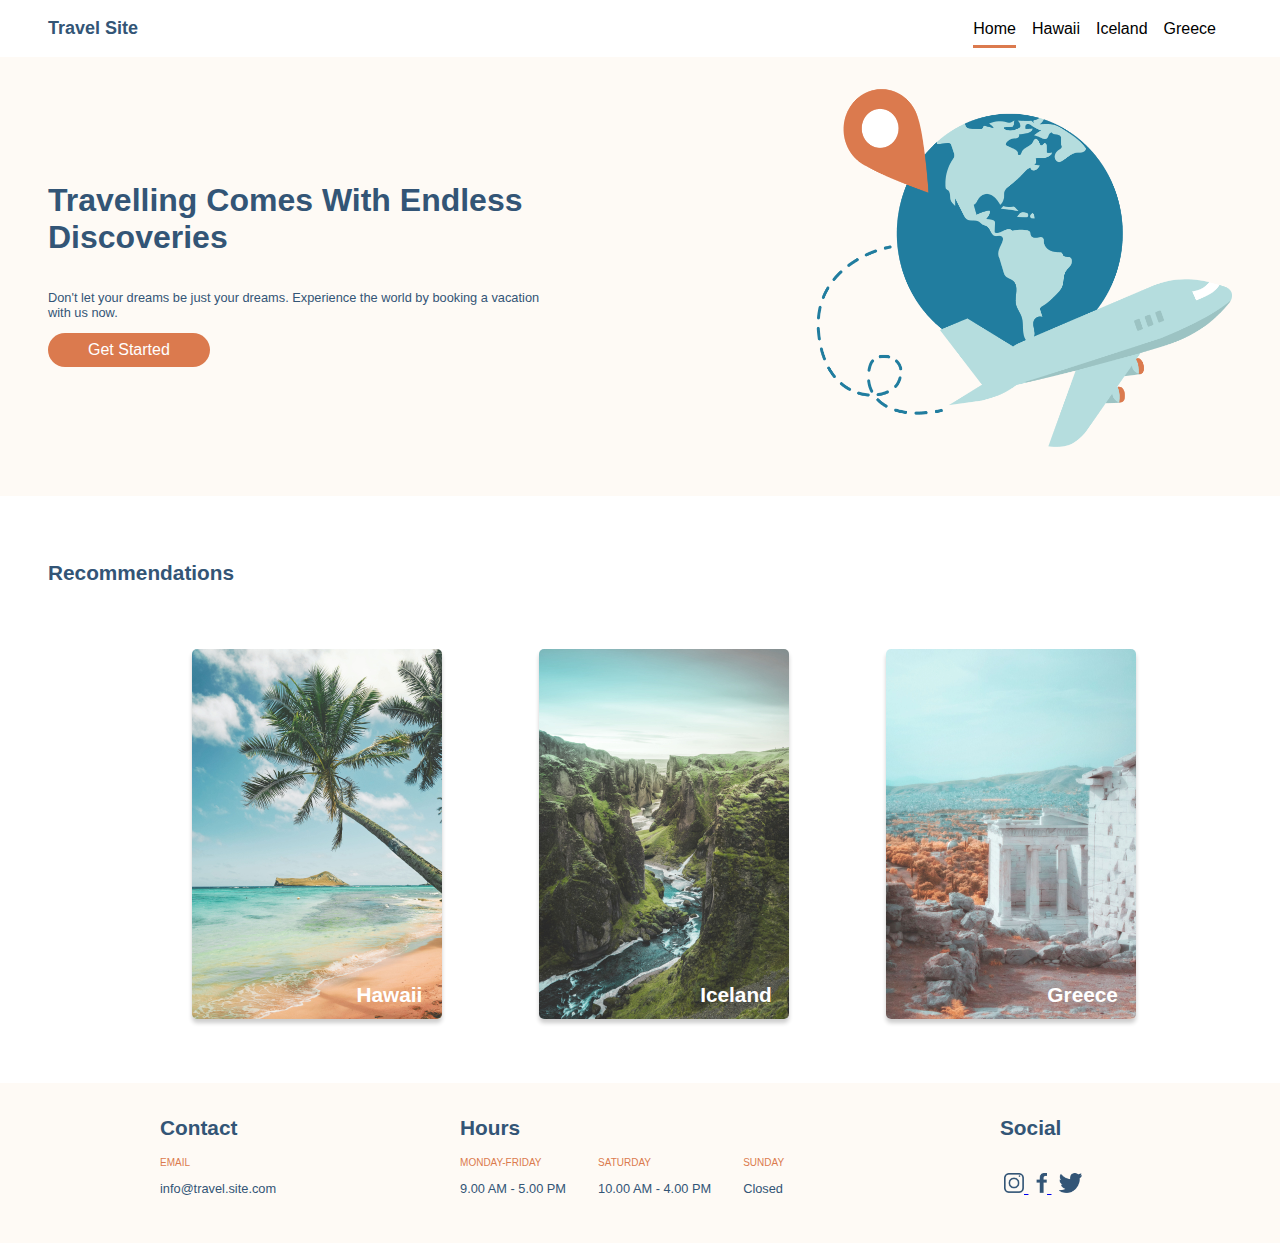
<file: index.html>
<!DOCTYPE html>
<html lang="en">
<head>
    <meta charset="UTF-8">
    <meta http-equiv="X-UA-Compatible" content="IE=edge">
    <meta name="viewport" content="width=device-width, initial-scale=1.0">
    <link rel="stylesheet" href="./css/main.css">
    <title>Travel Site</title>
</head>
<body>
    <!--header part-->
    <header class="header">
        <h3><a class="header__logo" href="./index.html">Travel Site</a></h3>

        <!-- navigation -->
        <nav class="navigation">
            <ul class="navigation__list">
            <li><a class="navigation__link navigation__link--active" href="./index.html">Home</a></li>
            <li><a class="navigation__link" href="./pages/hawaii.html">Hawaii</a></li>
            <li><a class="navigation__link" href="./pages/iceland.html">Iceland</a></li>
            <li><a class="navigation__link" href="./pages/greece.html">Greece</a></li>
            </ul>
        </nav>
    </header>

    <!--hero section-->
    <div class="hero">
        <div class="hero__info">
            <h1 class="hero__heading">
                Travelling Comes With Endless Discoveries
            </h1>
            <p class="hero__description">
                Don't let your dreams be just your dreams. Experience the world by booking a vacation with us now.
            </p>
            <a class="hero__link" href="#">Get Started</a>
        </div>
        <img class="hero__picture" src="./assets/Images/hero.png" alt="hero_image">
    </div>
    
    <!--main-->
    <div class="card">
        <!--heading-->
        <h2 class="card__title">Recommendations</h2>

        <!--cards-->
        <div class="card__content">
            <a class="card__info" href="./pages/hawaii.html">
                <img class="card__destination-img" src="./assets/Images/hawaii.jpg" alt="Hawaii">
                <h2 class="card__name">Hawaii</h2>
            </a>
    
           
            <a class="card__info" href="./pages/iceland.html">
                <img class="card__destination-img" src="./assets/Images/iceland.jpg" alt="Hawaii">
                <h2 class="card__name">Iceland</h2>
            </a>
        
            <a class="card__info" href="./pages/greece.html">
                <img class="card__destination-img" src="./assets/Images/greece.jpg" alt="Hawaii">
                <h2 class="card__name">Greece</h2>
            </a>
        </div>

    </div>
    <!--footer-->
    <div class="footer">
        <div class="footer__items">
            <h2 class="footer__title">Contact</h2>
            <p class="footer__subtitle">EMAIL</p>
            <p class="footer__text">info@travel.site.com</p>
        </div>

        <div class="footer__items">
            <h2 class="footer__title">Hours</h2>
            
            <div class="footer__timings">
                
                <div class="footer__hours">
                    <p class="footer__subtitle footer__subtitle--margin">MONDAY-FRIDAY  </p>
                    <p class="footer__text">9.00 AM - 5.00 PM</p>
                </div>

                <div class="footer__hours">
                    <p class="footer__subtitle footer__subtitle--margin">SATURDAY  </p>
                    <p class="footer__text">10.00 AM - 4.00 PM</p>
                </div>

                <div class="footer__hours">
                    <p class="footer__subtitle footer__subtitle--margin">SUNDAY  </p>
                    <p class="footer__text">Closed</p>
                </div>
            </div>
        </div>

        <div class="footer__items">
            <div class="footer__social">
                <h2 class="footer__title">Social</h2>
                <a class="footer__link" href="https://www.instagram.com/">
                    <img class="footer__logo" src="./assets/Icons/icon-instagram.png" alt="Instagram">
                </a>

                <a class="footer__link" href="https://www.facebook.com/">
                    <img class="footer__logo" src="./assets/Icons/icon-facebook.png" alt="facebook">
                </a>

                <a class="footer__link" href="https://twitter.com/">
                    <img class="footer__logo" src="./assets/Icons/icon-twitter.png" alt="twitter">
                </a>
            </div>
        </div>
        
        
        
    </div>
    
</body>
</html>
</file>
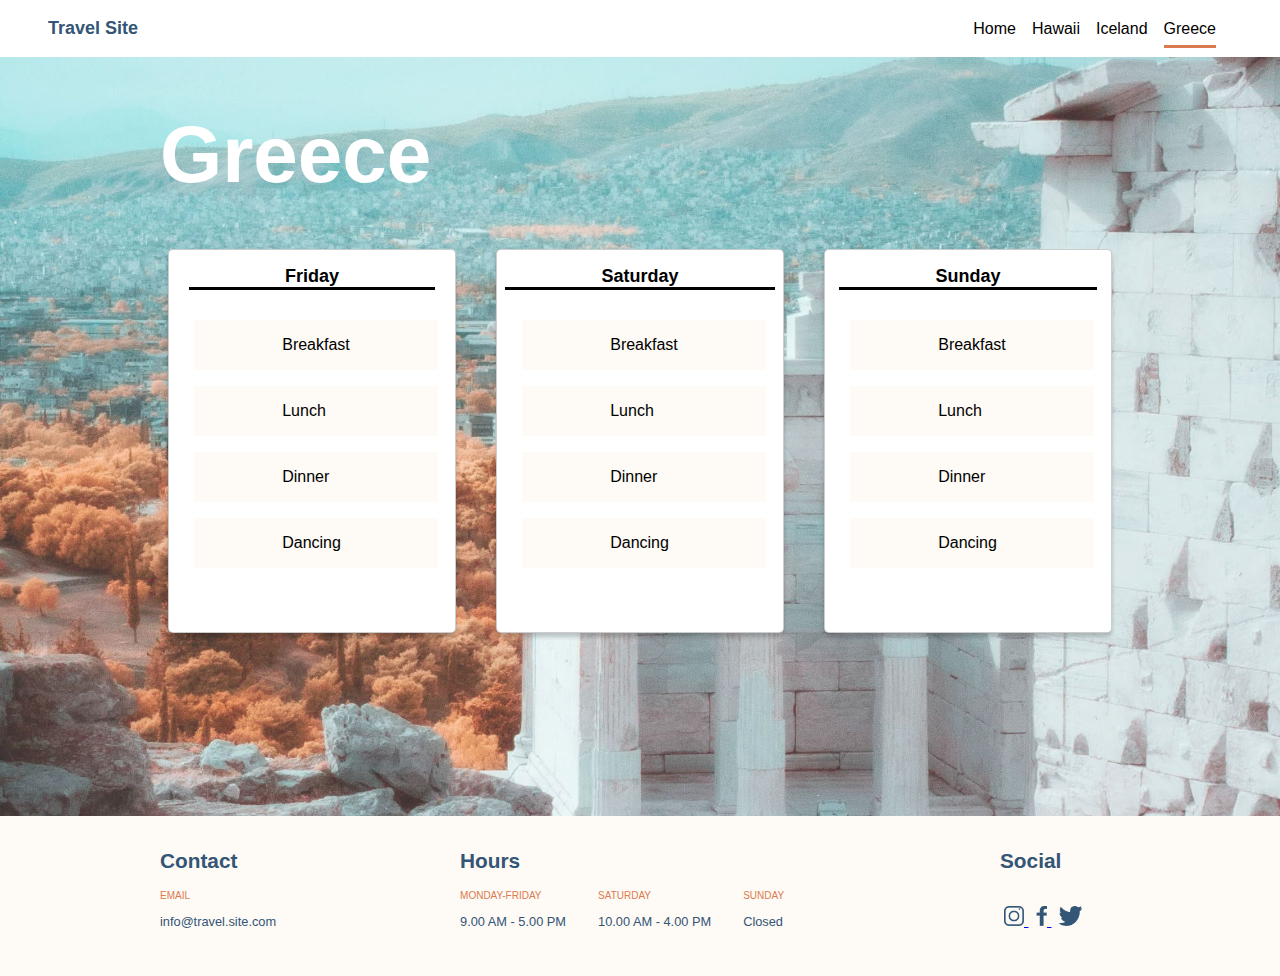
<file: pages/greece.html>
<!DOCTYPE html>
<html lang="en">
<head>
    <meta charset="UTF-8">
    <meta http-equiv="X-UA-Compatible" content="IE=edge">
    <meta name="viewport" content="width=device-width, initial-scale=1.0">
    <link rel="stylesheet" href="../css/greece.css">
    <title>Greece</title>
</head>
<body>
    <!--header part-->
    <header class="header">
        <h3><a class="header__logo" href="../index.html">Travel Site</a></h3>

        <!-- navigation -->
        <nav class="navigation">
            <ul class="navigation__list">
            <li><a class="navigation__link" href="../index.html">Home</a></li>
            <li><a class="navigation__link" href="./hawaii.html">Hawaii</a></li>
            <li><a class="navigation__link" href="./iceland.html">Iceland</a></li>
            <li><a class="navigation__link navigation__link--active" href="./greece.html">Greece</a></li>
            </ul>
        </nav>
    </header>

    <div class="destination">
        <!--heading-->
        <h1 class="destination__name">Greece</h1>

        <!--cards-->
        <div class="destination__content">
            <div class="destination__info">
                <h3 class="destination__day">Friday</h3>
                <ul class="destination__schedule">
                    <li class="destination__activity">Breakfast</li>
                    <li class="destination__activity">Lunch</li>
                    <li class="destination__activity">Dinner</li>
                    <li class="destination__activity">Dancing</li>
                </ul>
            </div>
        

            <div class="destination__info">
                <h3 class="destination__day">Saturday</h3>
                <ul class="destination__schedule">
                    <li class="destination__activity">Breakfast</li>
                    <li class="destination__activity">Lunch</li>
                    <li class="destination__activity">Dinner</li>
                    <li class="destination__activity">Dancing</li>
                </ul>
            </div>

            <div class="destination__info">
                <h3 class="destination__day">Sunday</h3>
                <ul class="destination__schedule">
                    <li class="destination__activity">Breakfast</li>
                    <li class="destination__activity">Lunch</li>
                    <li class="destination__activity">Dinner</li>
                    <li class="destination__activity">Dancing</li>
                </ul>
            </div>
        </div>

    

    </div>




    <!--footer-->
    <div class="footer">
        <div class="footer__items">
            <h2 class="footer__title">Contact</h2>
            <p class="footer__subtitle">EMAIL</p>
            <p class="footer__text">info@travel.site.com</p>
        </div>

        <div class="footer__items">
            <h2 class="footer__title">Hours</h2>
            
            <div class="footer__timings">
                
                <div class="footer__hours">
                    <p class="footer__subtitle footer__subtitle--margin">MONDAY-FRIDAY  </p>
                    <p class="footer__text">9.00 AM - 5.00 PM</p>
                </div>

                <div class="footer__hours">
                    <p class="footer__subtitle footer__subtitle--margin">SATURDAY  </p>
                    <p class="footer__text">10.00 AM - 4.00 PM</p>
                </div>

                <div class="footer__hours">
                    <p class="footer__subtitle footer__subtitle--margin">SUNDAY  </p>
                    <p class="footer__text">Closed</p>
                </div>
            </div>
        </div>

        <div class="footer__items">
            <div class="footer__social">
                <h2 class="footer__title">Social</h2>
                <a class="footer__link" href="https://www.instagram.com/">
                    <img class="footer__logo" src="../assets/Icons/icon-instagram.png" alt="Instagram">
                </a>

                <a class="footer__link" href="https://www.facebook.com/">
                    <img class="footer__logo" src="../assets/Icons/icon-facebook.png" alt="facebook">
                </a>

                <a class="footer__link" href="https://twitter.com/">
                    <img class="footer__logo" src="../assets/Icons/icon-twitter.png" alt="twitter">
                </a>
            </div>
        </div>
        
        
        
    </div>
    
</body>
</html>
</file>
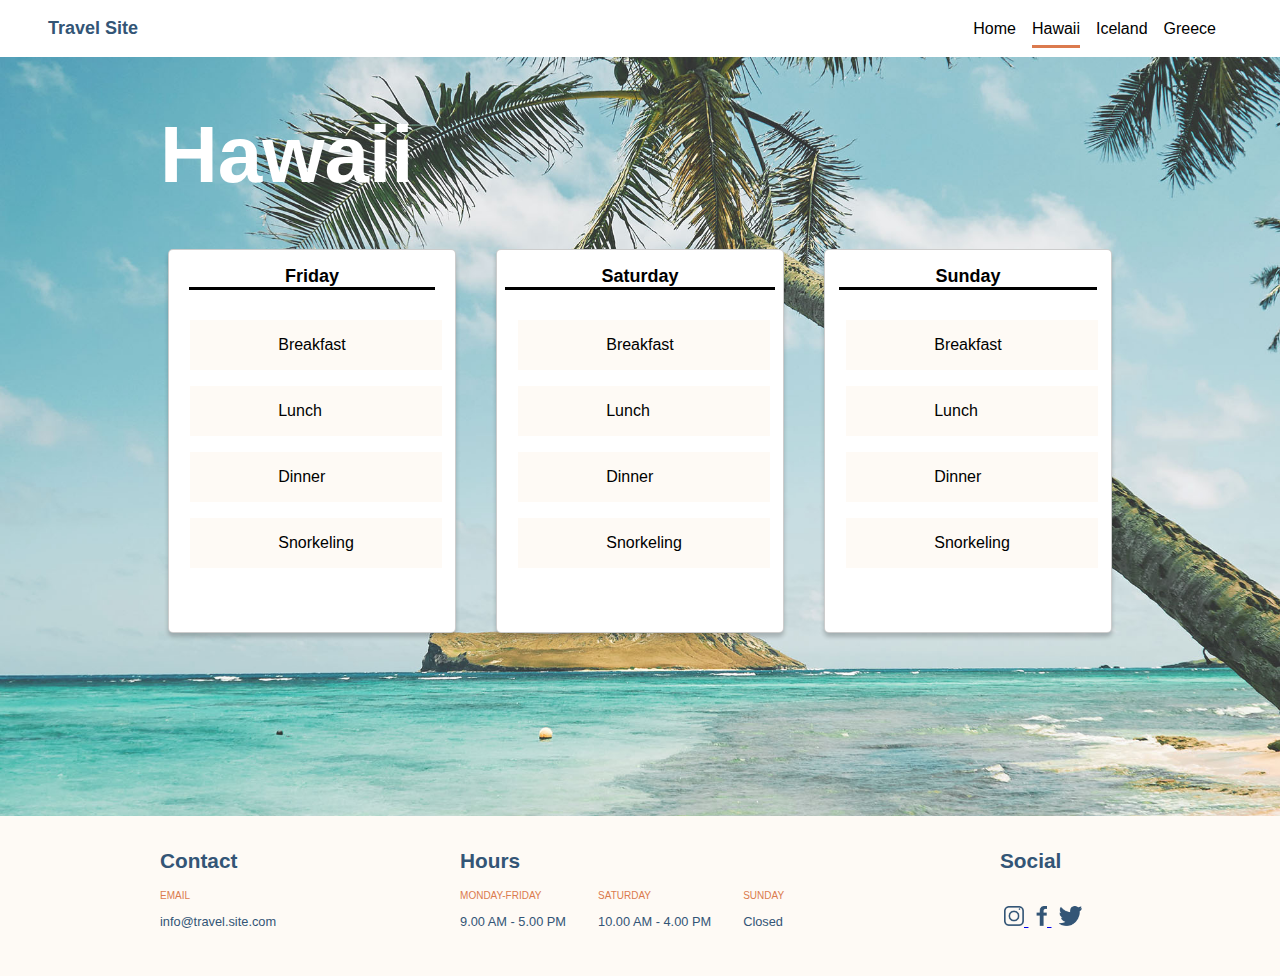
<file: pages/hawaii.html>
<!DOCTYPE html>
<html lang="en">
<head>
    <meta charset="UTF-8">
    <meta http-equiv="X-UA-Compatible" content="IE=edge">
    <meta name="viewport" content="width=device-width, initial-scale=1.0">
    <link rel="stylesheet" href="../css/hawaii.css">
    <title>Hawaii</title>
</head>
<body>
    <!--header part-->
    <header class="header">
        <h3><a class="header__logo" href="../index.html">Travel Site</a></h3>

        <!-- navigation -->
        <nav class="navigation">
            <ul class="navigation__list">
            <li><a class="navigation__link" href="../index.html">Home</a></li>
            <li><a class="navigation__link navigation__link--active" href="./hawaii.html">Hawaii</a></li>
            <li><a class="navigation__link" href="./iceland.html">Iceland</a></li>
            <li><a class="navigation__link" href="./greece.html">Greece</a></li>
            </ul>
        </nav>
    </header>

    <div class="destination">
        <!--heading-->
        <h1 class="destination__name">Hawaii</h1>

        <!--cards-->
        <div class="destination__content">
            <div class="destination__info">
                <h3 class="destination__day">Friday</h3>
                <ul class="destination__schedule">
                    <li class="destination__activity">Breakfast</li>
                    <li class="destination__activity">Lunch</li>
                    <li class="destination__activity">Dinner</li>
                    <li class="destination__activity">Snorkeling</li>
                </ul>
            </div>
        

            <div class="destination__info">
                <h3 class="destination__day">Saturday</h3>
                <ul class="destination__schedule">
                    <li class="destination__activity">Breakfast</li>
                    <li class="destination__activity">Lunch</li>
                    <li class="destination__activity">Dinner</li>
                    <li class="destination__activity">Snorkeling</li>
                </ul>
            </div>

            <div class="destination__info">
                <h3 class="destination__day">Sunday</h3>
                <ul class="destination__schedule">
                    <li class="destination__activity">Breakfast</li>
                    <li class="destination__activity">Lunch</li>
                    <li class="destination__activity">Dinner</li>
                    <li class="destination__activity">Snorkeling</li>
                </ul>
            </div>
        </div>

    

    </div>




    <!--footer-->
    <div class="footer">
        <div class="footer__items">
            <h2 class="footer__title">Contact</h2>
            <p class="footer__subtitle">EMAIL</p>
            <p class="footer__text">info@travel.site.com</p>
        </div>

        <div class="footer__items">
            <h2 class="footer__title">Hours</h2>
            
            <div class="footer__timings">
                
                <div class="footer__hours">
                    <p class="footer__subtitle footer__subtitle--margin">MONDAY-FRIDAY  </p>
                    <p class="footer__text">9.00 AM - 5.00 PM</p>
                </div>

                <div class="footer__hours">
                    <p class="footer__subtitle footer__subtitle--margin">SATURDAY  </p>
                    <p class="footer__text">10.00 AM - 4.00 PM</p>
                </div>

                <div class="footer__hours">
                    <p class="footer__subtitle footer__subtitle--margin">SUNDAY  </p>
                    <p class="footer__text">Closed</p>
                </div>
            </div>
        </div>

        <div class="footer__items">
            <div class="footer__social">
                <h2 class="footer__title">Social</h2>
                <a class="footer__link" href="https://www.instagram.com/">
                    <img class="footer__logo" src="../assets/Icons/icon-instagram.png" alt="Instagram">
                </a>

                <a class="footer__link" href="https://www.facebook.com/">
                    <img class="footer__logo" src="../assets/Icons/icon-facebook.png" alt="facebook">
                </a>

                <a class="footer__link" href="https://twitter.com/">
                    <img class="footer__logo" src="../assets/Icons/icon-twitter.png" alt="twitter">
                </a>
            </div>
        </div>
        
        
        
    </div>
    
</body>
</html>
</file>
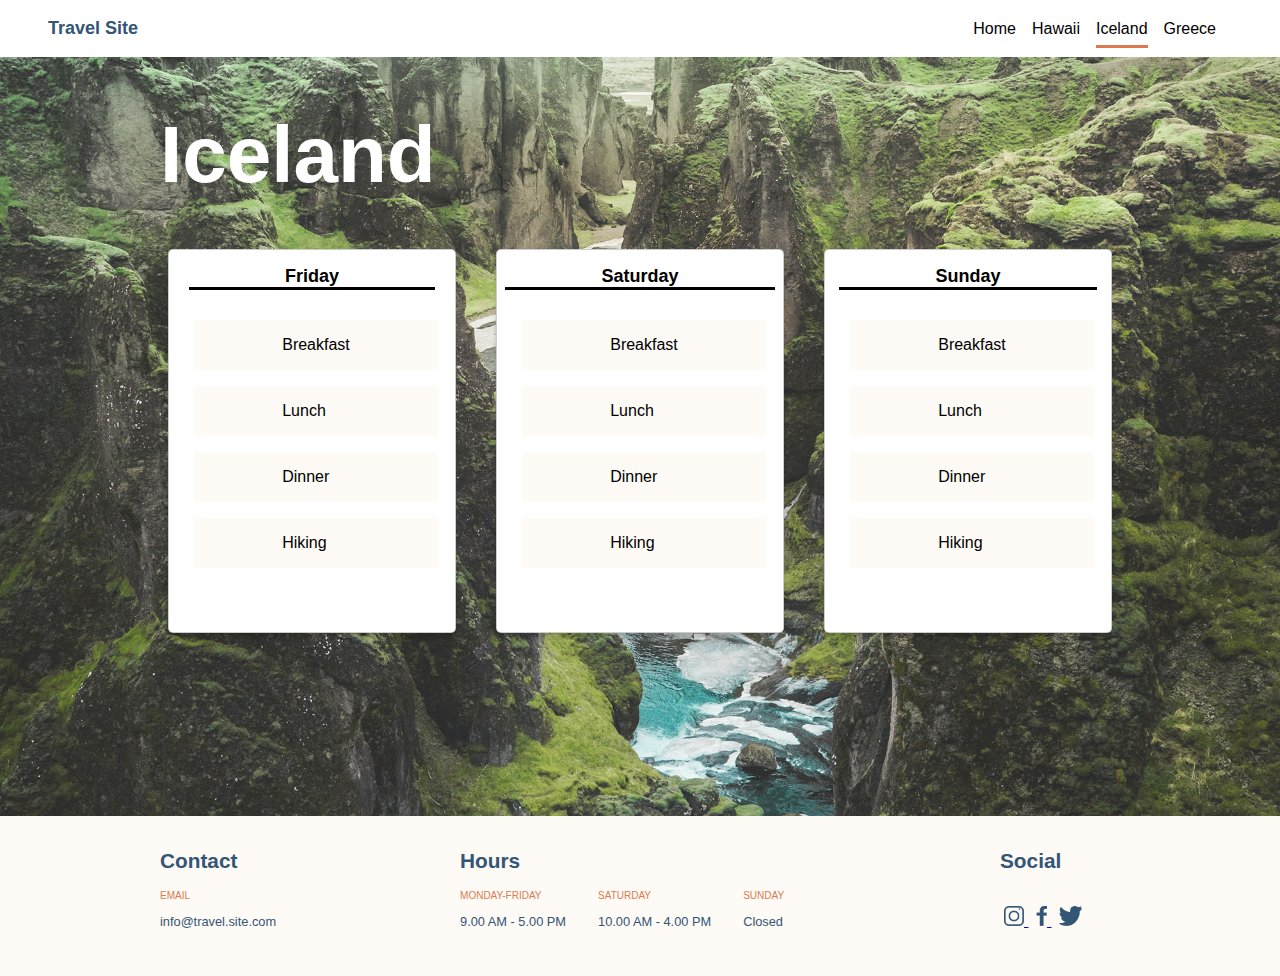
<file: pages/iceland.html>
<!DOCTYPE html>
<html lang="en">
<head>
    <meta charset="UTF-8">
    <meta http-equiv="X-UA-Compatible" content="IE=edge">
    <meta name="viewport" content="width=device-width, initial-scale=1.0">
    <link rel="stylesheet" href="../css/iceland.css">
    <title>Iceland</title>
</head>
<body>
    <!--header part-->
    <header class="header">
        <h3><a class="header__logo" href="../index.html">Travel Site</a></h3>

        <!-- navigation -->
        <nav class="navigation">
            <ul class="navigation__list">
            <li><a class="navigation__link" href="../index.html">Home</a></li>
            <li><a class="navigation__link" href="./hawaii.html">Hawaii</a></li>
            <li><a class="navigation__link navigation__link--active" href="./iceland.html">Iceland</a></li>
            <li><a class="navigation__link" href="./greece.html">Greece</a></li>
            </ul>
        </nav>
    </header>

    <div class="destination">
        <!--heading-->
        <h1 class="destination__name">Iceland</h1>

        <!--cards-->
        <div class="destination__content">
            <div class="destination__info">
                <h3 class="destination__day">Friday</h3>
                <ul class="destination__schedule">
                    <li class="destination__activity">Breakfast</li>
                    <li class="destination__activity">Lunch</li>
                    <li class="destination__activity">Dinner</li>
                    <li class="destination__activity">Hiking</li>
                </ul>
            </div>
        

            <div class="destination__info">
                <h3 class="destination__day">Saturday</h3>
                <ul class="destination__schedule">
                    <li class="destination__activity">Breakfast</li>
                    <li class="destination__activity">Lunch</li>
                    <li class="destination__activity">Dinner</li>
                    <li class="destination__activity">Hiking</li>
                </ul>
            </div>

            <div class="destination__info">
                <h3 class="destination__day">Sunday</h3>
                <ul class="destination__schedule">
                    <li class="destination__activity">Breakfast</li>
                    <li class="destination__activity">Lunch</li>
                    <li class="destination__activity">Dinner</li>
                    <li class="destination__activity">Hiking</li>
                </ul>
            </div>
        </div>

    

    </div>




    <!--footer-->
    <div class="footer">
        <div class="footer__items">
            <h2 class="footer__title">Contact</h2>
            <p class="footer__subtitle">EMAIL</p>
            <p class="footer__text">info@travel.site.com</p>
        </div>

        <div class="footer__items">
            <h2 class="footer__title">Hours</h2>
            
            <div class="footer__timings">
                
                <div class="footer__hours">
                    <p class="footer__subtitle footer__subtitle--margin">MONDAY-FRIDAY  </p>
                    <p class="footer__text">9.00 AM - 5.00 PM</p>
                </div>

                <div class="footer__hours">
                    <p class="footer__subtitle footer__subtitle--margin">SATURDAY  </p>
                    <p class="footer__text">10.00 AM - 4.00 PM</p>
                </div>

                <div class="footer__hours">
                    <p class="footer__subtitle footer__subtitle--margin">SUNDAY  </p>
                    <p class="footer__text">Closed</p>
                </div>
            </div>
        </div>

        <div class="footer__items">
            <div class="footer__social">
                <h2 class="footer__title">Social</h2>
                <a class="footer__link" href="https://www.instagram.com/">
                    <img class="footer__logo" src="../assets/Icons/icon-instagram.png" alt="Instagram">
                </a>

                <a class="footer__link" href="https://www.facebook.com/">
                    <img class="footer__logo" src="../assets/Icons/icon-facebook.png" alt="facebook">
                </a>

                <a class="footer__link" href="https://twitter.com/">
                    <img class="footer__logo" src="../assets/Icons/icon-twitter.png" alt="twitter">
                </a>
            </div>
        </div>
        
        
        
    </div>
    
</body>
</html>
</file>
<file: css/main.css>
h1 {
  font-size: 2rem;
  font-weight: 700;
}

h2 {
  font-size: 1.3rem;
  font-weight: 700;
}

h3 {
  font-size: 1.125rem;
  font-weight: 600;
}

p {
  font-size: 0.8rem;
  font-weight: 100;
}

li {
  font-size: 16px;
  font-weight: 200;
}

*, *::before, *::after {
  box-sizing: border-box;
}

body {
  margin: 0%;
  font-family: Verdana, Geneva, Tahoma, sans-serif;
  max-height: 100vh;
}

.header {
  position: fixed;
  width: 100%;
  display: flex;
  justify-content: space-between;
  align-items: center;
  padding: 0 3rem;
  background-color: #ffffff;
  overflow: auto;
}
.header__logo {
  text-decoration: none;
  color: #335576;
  text-underline-offset: 0.2em;
  transition: text-underline-offset 400ms, -webkit-text-decoration-color 300ms;
  transition: text-decoration-color 300ms, text-underline-offset 400ms;
  transition: text-decoration-color 300ms, text-underline-offset 400ms, -webkit-text-decoration-color 300ms;
}
.header__logo:hover {
  -webkit-text-decoration: underline 0.15em #335576;
          text-decoration: underline 0.15em #335576;
  text-underline-offset: 0.4em;
}
.header__logo:hover:visited {
  color: #335576;
}

.navigation {
  padding: 0 1rem;
}
.navigation__list {
  margin: 0;
  padding: 0;
  list-style: none;
  display: flex;
  justify-content: space-between;
}
.navigation__link {
  font-size: 1rem;
  font-weight: 100;
  text-decoration: none;
  margin-left: 1rem;
  padding-bottom: 0.5rem;
  color: black;
  text-underline-offset: 0.2em;
  transition: text-underline-offset 400ms, -webkit-text-decoration-color 300ms;
  transition: text-decoration-color 300ms, text-underline-offset 400ms;
  transition: text-decoration-color 300ms, text-underline-offset 400ms, -webkit-text-decoration-color 300ms;
}
.navigation__link:hover {
  -webkit-text-decoration: underline 0.15em black;
          text-decoration: underline 0.15em black;
  text-underline-offset: 0.4em;
}
.navigation__link--active {
  border-bottom: 0.2rem solid #DB7A4E;
}
.navigation__link:visited {
  color: black;
}

.card {
  background-color: #ffffff;
  padding-left: 3rem;
  margin-top: 3rem;
  overflow: auto;
}
.card__title {
  color: #335576;
}
.card__content {
  display: flex;
  margin: 6rem;
  justify-content: space-around;
}
.card__info {
  display: flex;
  flex-flow: column nowrap;
  justify-content: space-evenly;
  align-items: center;
  width: 15.625rem;
  height: 19.125rem;
}
.card__destination-img {
  width: 15.625rem;
  height: 23.125rem;
  -o-object-fit: cover;
     object-fit: cover;
  margin: -3rem;
  border-radius: 0.3125rem;
  box-shadow: 0 0.25rem 0.25rem rgba(0, 0, 0, 0.2);
}
.card__destination-img:hover {
  border: 0.1875rem solid #DB7A4E;
  opacity: 0.5;
}
.card__name {
  color: #ffffff;
  position: absolute;
  margin-bottom: -19rem;
  margin-left: 9rem;
}

.footer {
  background-color: #FEFAF5;
  display: flex;
  justify-content: space-evenly;
  justify-content: space-between;
  padding: 5rem;
  align-items: center;
  position: relative;
  height: 10rem;
  overflow: auto;
}
.footer__items {
  margin: 5rem;
  height: 129px;
}
.footer__social {
  width: 7.5rem;
}
.footer__title {
  color: #335576;
}
.footer__subtitle {
  color: #DB7A4E;
  font-size: x-small;
}
.footer__subtitle--margin {
  margin-top: 0;
  margin-bottom: 0;
}
.footer__text {
  color: #335576;
}
.footer__timings {
  display: flex;
}
.footer__hours {
  display: flex;
  flex-direction: column;
  padding-right: 2rem;
}
.footer__link {
  padding: 0.25rem;
}
.footer__logo {
  margin-top: 1rem;
  width: -0.5rem;
  height: 1.25rem;
}

.hero {
  display: flex;
  flex-direction: row;
  justify-content: space-between;
  align-items: center;
  padding: 5rem 3rem 3rem 3rem;
  background-color: #FEFAF5;
  overflow: auto;
}
.hero__info {
  display: flex;
  flex-direction: column;
  align-items: flex-start;
  width: 32rem;
}
.hero__heading {
  color: #335576;
}
.hero__description {
  color: #335576;
}
.hero__link {
  text-decoration: none;
  background-color: #DB7A4E;
  padding: 0.5rem 2.5rem;
  color: #ffffff;
  border-radius: 2rem;
}
.hero__picture {
  width: 26rem;
  height: 23rem;
}/*# sourceMappingURL=main.css.map */
</file>
<file: css/greece.css>
*, *::before, *::after {
  box-sizing: border-box;
}

body {
  margin: 0%;
  font-family: Verdana, Geneva, Tahoma, sans-serif;
  max-height: 100vh;
}

h1 {
  font-size: 2rem;
  font-weight: 700;
}

h2 {
  font-size: 1.3rem;
  font-weight: 700;
}

h3 {
  font-size: 1.125rem;
  font-weight: 600;
}

p {
  font-size: 0.8rem;
  font-weight: 100;
}

li {
  font-size: 16px;
  font-weight: 200;
}

.destination {
  background-image: url(../../assets/Images/greece.jpg);
  background-position: center;
  background-size: cover;
  width: 100%;
  height: 51rem;
  margin-top: 0;
  display: flex;
  flex-direction: column;
  justify-content: center;
  overflow: auto;
}
.destination__name {
  font-size: 5rem;
  color: #ffffff;
  margin-left: 10rem;
  margin-bottom: -5rem;
}
.destination__content {
  display: flex;
  margin: 4rem;
  padding: 4rem;
  justify-content: space-evenly;
}
.destination__info {
  background-color: #ffffff;
  display: flex;
  flex-flow: column nowrap;
  justify-content: space-between;
  align-items: center;
  width: 18rem;
  height: 24rem;
  border: 0.0625rem solid rgba(0, 0, 0, 0.2);
  border-radius: 0.3125rem;
  box-shadow: 0 0.25rem 0.25rem rgba(0, 0, 0, 0.2);
}
.destination__info:hover {
  border: 0.1875rem solid #DB7A4E;
}
.destination__day {
  border-bottom: 0.2rem solid black;
  padding: 0 6rem;
  margin: 1rem 0 0 0;
}
.destination__schedule {
  display: flex;
  flex-direction: column;
  align-items: stretch;
  padding-left: 2rem;
  padding-right: 3rem;
  margin: 0 4rem 4rem 4rem;
}
.destination__activity {
  list-style: none;
  background-color: #FEFAF5;
  padding: 1rem 5.5rem;
  margin: 1rem 0 0 1.5rem;
}

.header {
  position: fixed;
  width: 100%;
  display: flex;
  justify-content: space-between;
  align-items: center;
  padding: 0 3rem;
  background-color: #ffffff;
  overflow: auto;
}
.header__logo {
  text-decoration: none;
  color: #335576;
  text-underline-offset: 0.2em;
  transition: text-underline-offset 400ms, -webkit-text-decoration-color 300ms;
  transition: text-decoration-color 300ms, text-underline-offset 400ms;
  transition: text-decoration-color 300ms, text-underline-offset 400ms, -webkit-text-decoration-color 300ms;
}
.header__logo:hover {
  -webkit-text-decoration: underline 0.15em #335576;
          text-decoration: underline 0.15em #335576;
  text-underline-offset: 0.4em;
}
.header__logo:hover:visited {
  color: #335576;
}

.navigation {
  padding: 0 1rem;
}
.navigation__list {
  margin: 0;
  padding: 0;
  list-style: none;
  display: flex;
  justify-content: space-between;
}
.navigation__link {
  font-size: 1rem;
  font-weight: 100;
  text-decoration: none;
  margin-left: 1rem;
  padding-bottom: 0.5rem;
  color: black;
  text-underline-offset: 0.2em;
  transition: text-underline-offset 400ms, -webkit-text-decoration-color 300ms;
  transition: text-decoration-color 300ms, text-underline-offset 400ms;
  transition: text-decoration-color 300ms, text-underline-offset 400ms, -webkit-text-decoration-color 300ms;
}
.navigation__link:hover {
  -webkit-text-decoration: underline 0.15em black;
          text-decoration: underline 0.15em black;
  text-underline-offset: 0.4em;
}
.navigation__link--active {
  border-bottom: 0.2rem solid #DB7A4E;
}
.navigation__link:visited {
  color: black;
}

.footer {
  background-color: #FEFAF5;
  display: flex;
  justify-content: space-evenly;
  justify-content: space-between;
  padding: 5rem;
  align-items: center;
  position: relative;
  height: 10rem;
  overflow: auto;
}
.footer__items {
  margin: 5rem;
  height: 129px;
}
.footer__social {
  width: 7.5rem;
}
.footer__title {
  color: #335576;
}
.footer__subtitle {
  color: #DB7A4E;
  font-size: x-small;
}
.footer__subtitle--margin {
  margin-top: 0;
  margin-bottom: 0;
}
.footer__text {
  color: #335576;
}
.footer__timings {
  display: flex;
}
.footer__hours {
  display: flex;
  flex-direction: column;
  padding-right: 2rem;
}
.footer__link {
  padding: 0.25rem;
}
.footer__logo {
  margin-top: 1rem;
  width: -0.5rem;
  height: 1.25rem;
}/*# sourceMappingURL=greece.css.map */
</file>
<file: css/hawaii.css>
*, *::before, *::after {
  box-sizing: border-box;
}

body {
  margin: 0%;
  font-family: Verdana, Geneva, Tahoma, sans-serif;
  max-height: 100vh;
}

h1 {
  font-size: 2rem;
  font-weight: 700;
}

h2 {
  font-size: 1.3rem;
  font-weight: 700;
}

h3 {
  font-size: 1.125rem;
  font-weight: 600;
}

p {
  font-size: 0.8rem;
  font-weight: 100;
}

li {
  font-size: 16px;
  font-weight: 200;
}

.destination {
  background-image: url(../../assets/Images/hawaii.jpg);
  background-position: center;
  background-size: cover;
  width: 100%;
  height: 51rem;
  margin-top: 0;
  display: flex;
  flex-direction: column;
  justify-content: center;
  overflow: auto;
}
.destination__name {
  font-size: 5rem;
  color: #ffffff;
  margin-left: 10rem;
  margin-bottom: -5rem;
}
.destination__content {
  display: flex;
  margin: 4rem;
  padding: 4rem;
  justify-content: space-evenly;
}
.destination__info {
  background-color: #ffffff;
  display: flex;
  flex-flow: column nowrap;
  justify-content: space-between;
  align-items: center;
  width: 18rem;
  height: 24rem;
  border: 0.0625rem solid rgba(0, 0, 0, 0.2);
  border-radius: 0.3125rem;
  box-shadow: 0 0.25rem 0.25rem rgba(0, 0, 0, 0.2);
}
.destination__info:hover {
  border: 0.1875rem solid #DB7A4E;
  opacity: 0.5;
}
.destination__day {
  border-bottom: 0.2rem solid black;
  padding: 0 6rem;
  margin: 1rem 0 0 0;
}
.destination__schedule {
  display: flex;
  flex-direction: column;
  align-items: stretch;
  padding-left: 2rem;
  padding-right: 3rem;
  margin: 0 4rem 4rem 4rem;
}
.destination__activity {
  list-style: none;
  background-color: #FEFAF5;
  padding: 1rem 5.5rem;
  margin: 1rem 0 0 1.5rem;
}

.header {
  position: fixed;
  width: 100%;
  display: flex;
  justify-content: space-between;
  align-items: center;
  padding: 0 3rem;
  background-color: #ffffff;
  overflow: auto;
}
.header__logo {
  text-decoration: none;
  color: #335576;
  text-underline-offset: 0.2em;
  transition: text-underline-offset 400ms, -webkit-text-decoration-color 300ms;
  transition: text-decoration-color 300ms, text-underline-offset 400ms;
  transition: text-decoration-color 300ms, text-underline-offset 400ms, -webkit-text-decoration-color 300ms;
}
.header__logo:hover {
  -webkit-text-decoration: underline 0.15em #335576;
          text-decoration: underline 0.15em #335576;
  text-underline-offset: 0.4em;
}
.header__logo:hover:visited {
  color: #335576;
}

.navigation {
  padding: 0 1rem;
}
.navigation__list {
  margin: 0;
  padding: 0;
  list-style: none;
  display: flex;
  justify-content: space-between;
}
.navigation__link {
  font-size: 1rem;
  font-weight: 100;
  text-decoration: none;
  margin-left: 1rem;
  padding-bottom: 0.5rem;
  color: black;
  text-underline-offset: 0.2em;
  transition: text-underline-offset 400ms, -webkit-text-decoration-color 300ms;
  transition: text-decoration-color 300ms, text-underline-offset 400ms;
  transition: text-decoration-color 300ms, text-underline-offset 400ms, -webkit-text-decoration-color 300ms;
}
.navigation__link:hover {
  -webkit-text-decoration: underline 0.15em black;
          text-decoration: underline 0.15em black;
  text-underline-offset: 0.4em;
}
.navigation__link--active {
  border-bottom: 0.2rem solid #DB7A4E;
}
.navigation__link:visited {
  color: black;
}

.footer {
  background-color: #FEFAF5;
  display: flex;
  justify-content: space-evenly;
  justify-content: space-between;
  padding: 5rem;
  align-items: center;
  position: relative;
  height: 10rem;
  overflow: auto;
}
.footer__items {
  margin: 5rem;
  height: 129px;
}
.footer__social {
  width: 7.5rem;
}
.footer__title {
  color: #335576;
}
.footer__subtitle {
  color: #DB7A4E;
  font-size: x-small;
}
.footer__subtitle--margin {
  margin-top: 0;
  margin-bottom: 0;
}
.footer__text {
  color: #335576;
}
.footer__timings {
  display: flex;
}
.footer__hours {
  display: flex;
  flex-direction: column;
  padding-right: 2rem;
}
.footer__link {
  padding: 0.25rem;
}
.footer__logo {
  margin-top: 1rem;
  width: -0.5rem;
  height: 1.25rem;
}/*# sourceMappingURL=hawaii.css.map */
</file>
<file: css/iceland.css>
*, *::before, *::after {
  box-sizing: border-box;
}

body {
  margin: 0%;
  font-family: Verdana, Geneva, Tahoma, sans-serif;
  max-height: 100vh;
}

h1 {
  font-size: 2rem;
  font-weight: 700;
}

h2 {
  font-size: 1.3rem;
  font-weight: 700;
}

h3 {
  font-size: 1.125rem;
  font-weight: 600;
}

p {
  font-size: 0.8rem;
  font-weight: 100;
}

li {
  font-size: 16px;
  font-weight: 200;
}

.destination {
  background-image: url(../../assets/Images/iceland.jpg);
  background-position: center;
  background-size: cover;
  width: 100%;
  height: 51rem;
  margin-top: 0;
  display: flex;
  flex-direction: column;
  justify-content: center;
  overflow: auto;
}
.destination__name {
  font-size: 5rem;
  color: #ffffff;
  margin-left: 10rem;
  margin-bottom: -5rem;
}
.destination__content {
  display: flex;
  margin: 4rem;
  padding: 4rem;
  justify-content: space-evenly;
}
.destination__info {
  background-color: #ffffff;
  display: flex;
  flex-flow: column nowrap;
  justify-content: space-between;
  align-items: center;
  width: 18rem;
  height: 24rem;
  border: 0.0625rem solid rgba(0, 0, 0, 0.2);
  border-radius: 0.3125rem;
  box-shadow: 0 0.25rem 0.25rem rgba(0, 0, 0, 0.2);
}
.destination__info:hover {
  border: 0.1875rem solid #DB7A4E;
  opacity: 0.5;
}
.destination__day {
  border-bottom: 0.2rem solid black;
  padding: 0 6rem;
  margin: 1rem 0 0 0;
}
.destination__schedule {
  display: flex;
  flex-direction: column;
  align-items: stretch;
  padding-left: 2rem;
  padding-right: 3rem;
  margin: 0 4rem 4rem 4rem;
}
.destination__activity {
  list-style: none;
  background-color: #FEFAF5;
  padding: 1rem 5.5rem;
  margin: 1rem 0 0 1.5rem;
}

.header {
  position: fixed;
  width: 100%;
  display: flex;
  justify-content: space-between;
  align-items: center;
  padding: 0 3rem;
  background-color: #ffffff;
  overflow: auto;
}
.header__logo {
  text-decoration: none;
  color: #335576;
  text-underline-offset: 0.2em;
  transition: text-underline-offset 400ms, -webkit-text-decoration-color 300ms;
  transition: text-decoration-color 300ms, text-underline-offset 400ms;
  transition: text-decoration-color 300ms, text-underline-offset 400ms, -webkit-text-decoration-color 300ms;
}
.header__logo:hover {
  -webkit-text-decoration: underline 0.15em #335576;
          text-decoration: underline 0.15em #335576;
  text-underline-offset: 0.4em;
}
.header__logo:hover:visited {
  color: #335576;
}

.navigation {
  padding: 0 1rem;
}
.navigation__list {
  margin: 0;
  padding: 0;
  list-style: none;
  display: flex;
  justify-content: space-between;
}
.navigation__link {
  font-size: 1rem;
  font-weight: 100;
  text-decoration: none;
  margin-left: 1rem;
  padding-bottom: 0.5rem;
  color: black;
  text-underline-offset: 0.2em;
  transition: text-underline-offset 400ms, -webkit-text-decoration-color 300ms;
  transition: text-decoration-color 300ms, text-underline-offset 400ms;
  transition: text-decoration-color 300ms, text-underline-offset 400ms, -webkit-text-decoration-color 300ms;
}
.navigation__link:hover {
  -webkit-text-decoration: underline 0.15em black;
          text-decoration: underline 0.15em black;
  text-underline-offset: 0.4em;
}
.navigation__link--active {
  border-bottom: 0.2rem solid #DB7A4E;
}
.navigation__link:visited {
  color: black;
}

.footer {
  background-color: #FEFAF5;
  display: flex;
  justify-content: space-evenly;
  justify-content: space-between;
  padding: 5rem;
  align-items: center;
  position: relative;
  height: 10rem;
  overflow: auto;
}
.footer__items {
  margin: 5rem;
  height: 129px;
}
.footer__social {
  width: 7.5rem;
}
.footer__title {
  color: #335576;
}
.footer__subtitle {
  color: #DB7A4E;
  font-size: x-small;
}
.footer__subtitle--margin {
  margin-top: 0;
  margin-bottom: 0;
}
.footer__text {
  color: #335576;
}
.footer__timings {
  display: flex;
}
.footer__hours {
  display: flex;
  flex-direction: column;
  padding-right: 2rem;
}
.footer__link {
  padding: 0.25rem;
}
.footer__logo {
  margin-top: 1rem;
  width: -0.5rem;
  height: 1.25rem;
}/*# sourceMappingURL=iceland.css.map */
</file>
